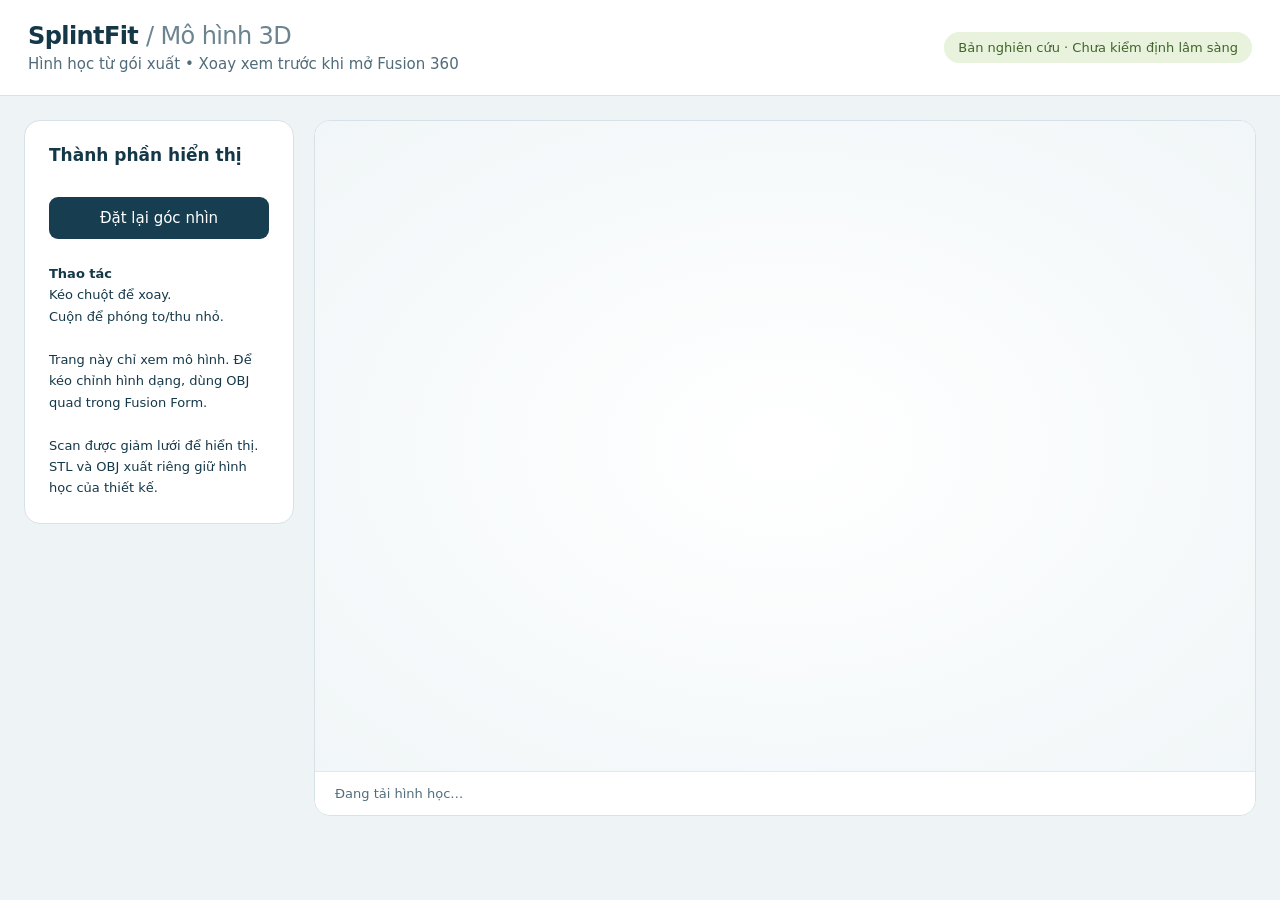
<file: viewer_template.html>
<!doctype html><html lang="vi"><meta charset="utf-8"><meta name="viewport" content="width=device-width,initial-scale=1">
<title>SplintFit — xem mô hình đã xuất</title>
<style>
*{box-sizing:border-box}body{margin:0;font:15px system-ui,sans-serif;background:#eef3f5;color:#153849}header{padding:22px 28px;background:#fff;border-bottom:1px solid #d6e2e7;display:flex;justify-content:space-between;gap:16px;align-items:center;flex-wrap:wrap}h1{font-size:24px;letter-spacing:-.6px;margin:0 0 5px}p{margin:0;color:#506b79}.badge{background:#e8f2dc;color:#40642b;border-radius:20px;padding:8px 14px;font-size:13px}main{max-width:1400px;margin:24px auto;padding:0 24px;display:grid;grid-template-columns:270px 1fr;gap:20px}aside,.scene{background:white;border:1px solid #d6e2e7;border-radius:16px;overflow:hidden}aside{padding:24px;height:fit-content}h2{font-size:17px;margin:0 0 18px}label{display:flex;gap:10px;padding:11px 0;align-items:center}input{accent-color:#477f2a;width:18px;height:18px}button{background:#173e50;color:white;border:0;border-radius:9px;padding:12px 16px;font:inherit;cursor:pointer;width:100%;margin-top:14px}button:hover{background:#285c70}.note{font-size:13px;line-height:1.65;margin-top:24px}canvas{display:block;width:100%;height:650px;touch-action:none;background:radial-gradient(ellipse at 50% 50%,#fff,#f1f6f8)}.foot{padding:14px 20px;background:#fff;border-top:1px solid #e0e9ee;font-size:13px;color:#526e7c}@media(max-width:800px){main{grid-template-columns:1fr}aside{display:flex;gap:15px;flex-wrap:wrap;padding:15px}aside h2{width:100%;margin-bottom:0}aside .note{margin:0}button{width:auto;margin:0}canvas{height:500px}}
</style>
<header><div><h1>SplintFit <span style="font-weight:400;color:#6b8490">/ Mô hình 3D</span></h1><p>Hình học từ gói xuất • Xoay xem trước khi mở Fusion 360</p></div><span class="badge">Bản nghiên cứu · Chưa kiểm định lâm sàng</span></header>
<main><aside><h2>Thành phần hiển thị</h2><div id="layers"></div><button id="reset">Đặt lại góc nhìn</button><div class="note"><b>Thao tác</b><br>Kéo chuột để xoay.<br>Cuộn để phóng to/thu nhỏ.<br><br>Trang này chỉ xem mô hình. Để kéo chỉnh hình dạng, dùng OBJ quad trong Fusion Form.<br><br>Scan được giảm lưới để hiển thị. STL và OBJ xuất riêng giữ hình học của thiết kế.</div></aside><section class="scene"><canvas id="view" aria-label="Mô hình nẹp hai mảnh có thể xoay"></canvas><div class="foot" id="summary">Đang tải hình học…</div></section></main>
<script>
'use strict';
const objects=__GEOMETRY_JSON__;
const canvas=document.getElementById('view'),ctx=canvas.getContext('2d');
const all=objects.flatMap(o=>o.vertices),bounds=[0,1,2].map(i=>[Math.min(...all.map(p=>p[i])),Math.max(...all.map(p=>p[i]))]);
const center=bounds.map(b=>(b[0]+b[1])/2),span=Math.max(...bounds.map(b=>b[1]-b[0]));
let yaw=-.65,tilt=.18,zoom=1,drag=null,pending=false;
for(const o of objects){o.visible=o.name!=='scan';o.centered=o.vertices.map(p=>p.map((v,i)=>v-center[i]));o.shades=o.faces.map(f=>{const a=o.vertices[f[0]],b=o.vertices[f[1]],c=o.vertices[f[2]],u=b.map((v,i)=>v-a[i]),v=c.map((x,i)=>x-a[i]),n=[u[1]*v[2]-u[2]*v[1],u[2]*v[0]-u[0]*v[2],u[0]*v[1]-u[1]*v[0]],l=Math.hypot(...n)||1,s=.40+.60*Math.abs((-.3*n[0]-.6*n[1]+.74*n[2])/l);return `rgb(${o.color.map(x=>Math.round(x*s)).join(',')})`;});const label=document.createElement('label'),check=document.createElement('input');check.type='checkbox';check.checked=o.visible;check.onchange=()=>{o.visible=check.checked;schedule();};label.append(check,document.createTextNode(o.label));document.getElementById('layers').append(label);}
function schedule(){if(!pending){pending=true;requestAnimationFrame(draw);}}
function draw(){pending=false;const rect=canvas.getBoundingClientRect(),dpr=Math.min(devicePixelRatio||1,2);if(canvas.width!==Math.round(rect.width*dpr)||canvas.height!==Math.round(rect.height*dpr)){canvas.width=Math.round(rect.width*dpr);canvas.height=Math.round(rect.height*dpr);}ctx.setTransform(dpr,0,0,dpr,0,0);ctx.clearRect(0,0,rect.width,rect.height);const scale=Math.min(rect.width*.75,rect.height*.86)/span*zoom,cy=Math.cos(yaw),sy=Math.sin(yaw),ct=Math.cos(tilt),st=Math.sin(tilt),tris=[];for(const o of objects){if(!o.visible)continue;const ps=o.centered.map(([x,y,z])=>{const a=x*cy-y*sy,b=x*sy+y*cy;return [rect.width/2+a*scale,rect.height/2-(z*ct-b*st)*scale,z*st+b*ct];});o.faces.forEach((f,i)=>tris.push({p:f.map(j=>ps[j]),depth:f.reduce((sum,j)=>sum+ps[j][2],0)/3,color:o.shades[i],scan:o.name==='scan'}));}tris.sort((a,b)=>a.depth-b.depth);for(const t of tris){ctx.globalAlpha=t.scan ? 0.60 : 1;ctx.fillStyle=t.color;ctx.beginPath();ctx.moveTo(t.p[0][0],t.p[0][1]);ctx.lineTo(t.p[1][0],t.p[1][1]);ctx.lineTo(t.p[2][0],t.p[2][1]);ctx.closePath();ctx.fill();}ctx.globalAlpha=1;document.getElementById('summary').textContent=`${objects.filter(o=>o.name!=='scan').length} mảnh nẹp · ${objects.filter(o=>o.name!=='scan').reduce((s,o)=>s+o.faces.length,0).toLocaleString('vi')} tam giác · Đơn vị mm · Mép cần hoàn thiện trong Fusion`;canvas.dataset.rendered='true';}
canvas.addEventListener('pointerdown',e=>{drag=[e.clientX,e.clientY];canvas.setPointerCapture(e.pointerId);});canvas.addEventListener('pointermove',e=>{if(!drag)return;yaw+=(e.clientX-drag[0])*.009;tilt=Math.max(-1.3,Math.min(1.3,tilt+(e.clientY-drag[1])*.006));drag=[e.clientX,e.clientY];schedule();});canvas.addEventListener('pointerup',()=>drag=null);canvas.addEventListener('pointercancel',()=>drag=null);canvas.addEventListener('wheel',e=>{e.preventDefault();zoom=Math.max(.3,Math.min(4,zoom*Math.exp(-e.deltaY*.001)));schedule();},{passive:false});document.getElementById('reset').onclick=()=>{yaw=-.65;tilt=.18;zoom=1;schedule();};new ResizeObserver(schedule).observe(canvas);schedule();
</script></html>
</file>
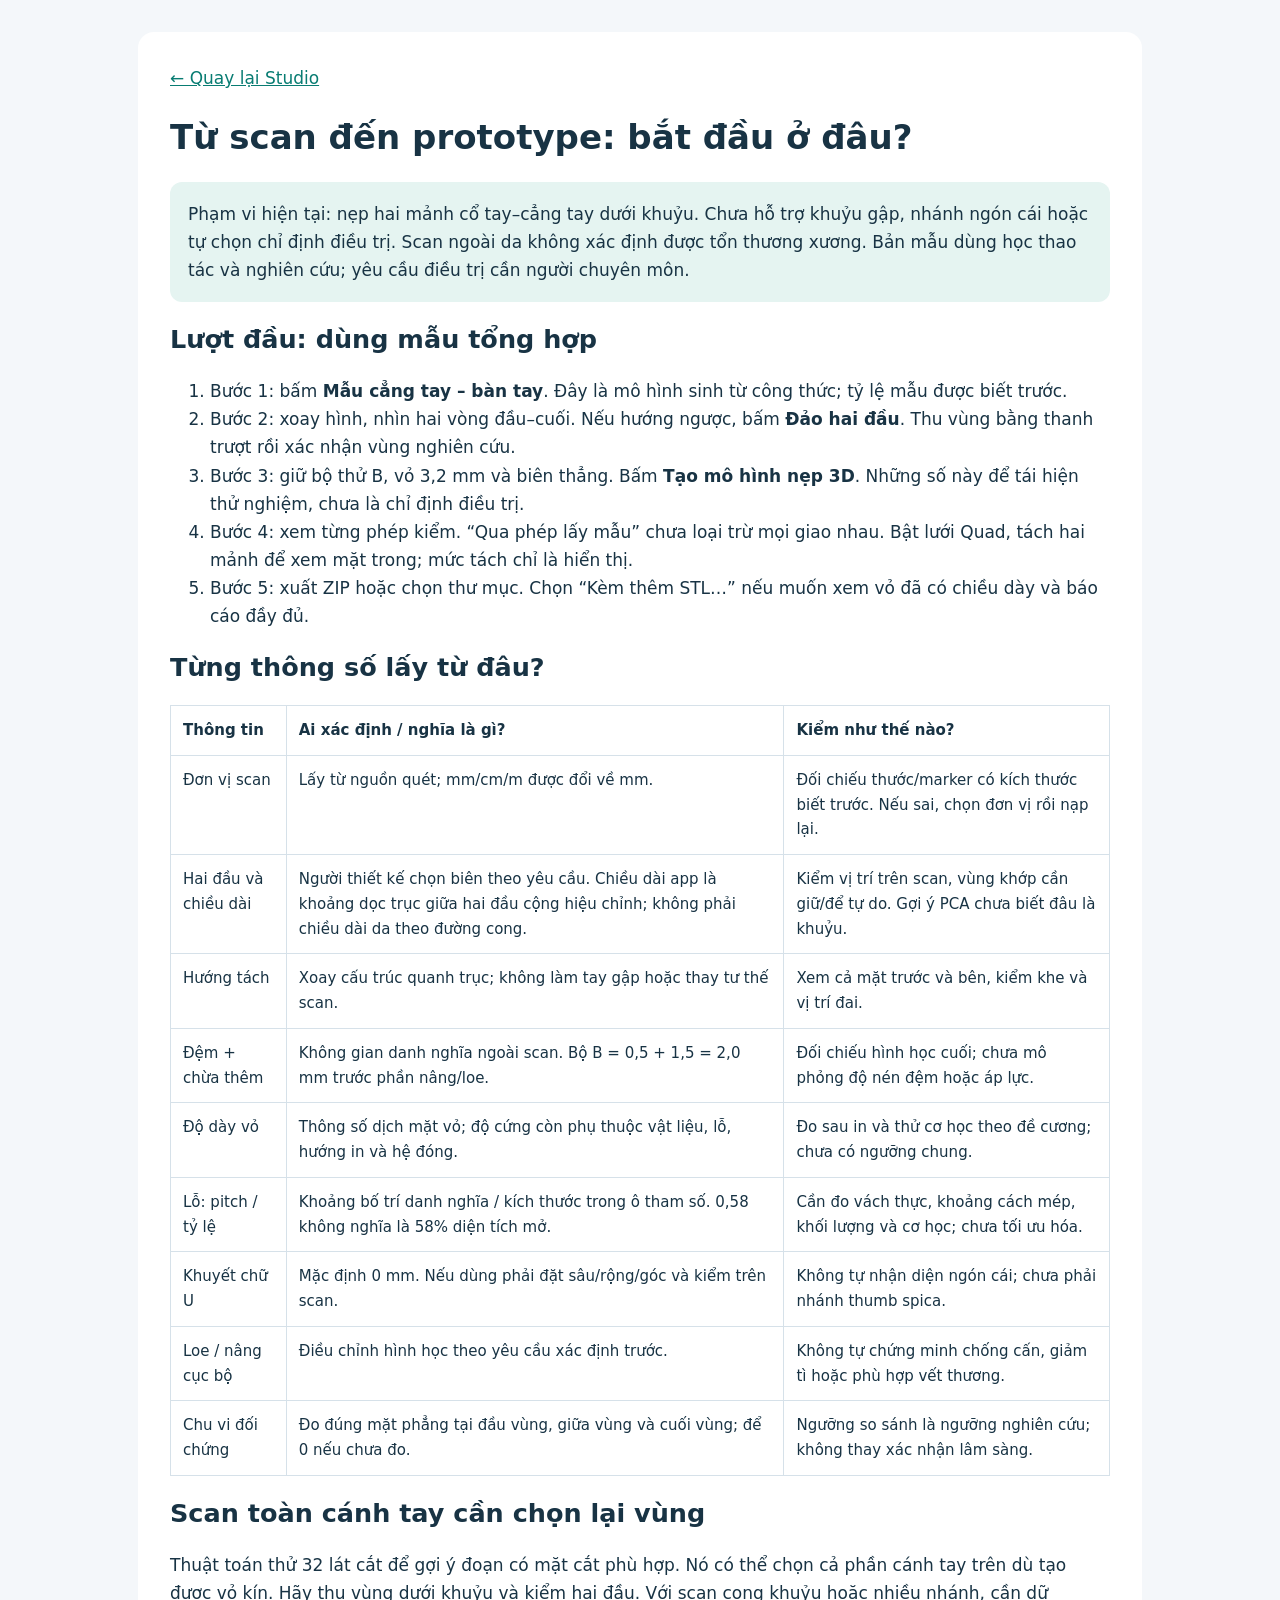
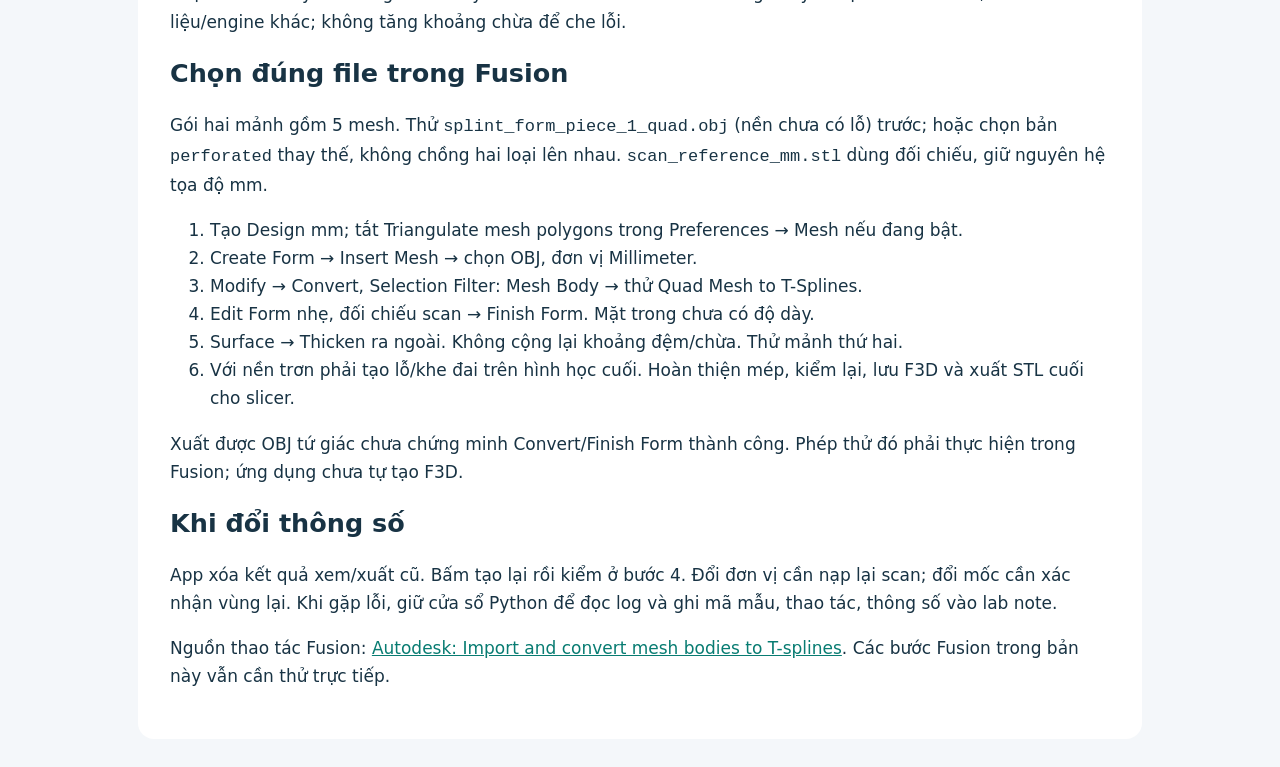
<file: frontend/guide.html>
<!doctype html>
<html lang="vi"><meta charset="utf-8"><meta name="viewport" content="width=device-width, initial-scale=1">
<title>SplintFit — Hướng dẫn cho người mới</title>
<style>body{font:17px/1.65 system-ui;color:#183344;background:#f4f7fa;margin:0}main{max-width:940px;margin:32px auto;background:white;padding:32px;border-radius:16px}h1,h2{line-height:1.3}table{border-collapse:collapse;width:100%;font-size:15px}td,th{padding:12px;border:1px solid #d6e1e9;text-align:left;vertical-align:top}aside{background:#e5f4f1;padding:18px;border-radius:12px}code{word-break:break-word}a{color:#087c72}@media(max-width:650px){main{padding:18px;margin:0}table{font-size:13px}td,th{padding:6px}}</style>
<main>
<a href="/">← Quay lại Studio</a>
<h1>Từ scan đến prototype: bắt đầu ở đâu?</h1>
<aside>Phạm vi hiện tại: nẹp hai mảnh cổ tay–cẳng tay dưới khuỷu. Chưa hỗ trợ khuỷu gập, nhánh ngón cái hoặc tự chọn chỉ định điều trị. Scan ngoài da không xác định được tổn thương xương. Bản mẫu dùng học thao tác và nghiên cứu; yêu cầu điều trị cần người chuyên môn.</aside>
<h2>Lượt đầu: dùng mẫu tổng hợp</h2>
<ol>
<li>Bước 1: bấm <b>Mẫu cẳng tay – bàn tay</b>. Đây là mô hình sinh từ công thức; tỷ lệ mẫu được biết trước.</li>
<li>Bước 2: xoay hình, nhìn hai vòng đầu–cuối. Nếu hướng ngược, bấm <b>Đảo hai đầu</b>. Thu vùng bằng thanh trượt rồi xác nhận vùng nghiên cứu.</li>
<li>Bước 3: giữ bộ thử B, vỏ 3,2 mm và biên thẳng. Bấm <b>Tạo mô hình nẹp 3D</b>. Những số này để tái hiện thử nghiệm, chưa là chỉ định điều trị.</li>
<li>Bước 4: xem từng phép kiểm. “Qua phép lấy mẫu” chưa loại trừ mọi giao nhau. Bật lưới Quad, tách hai mảnh để xem mặt trong; mức tách chỉ là hiển thị.</li>
<li>Bước 5: xuất ZIP hoặc chọn thư mục. Chọn “Kèm thêm STL…” nếu muốn xem vỏ đã có chiều dày và báo cáo đầy đủ.</li>
</ol>
<h2>Từng thông số lấy từ đâu?</h2>
<table><tr><th>Thông tin</th><th>Ai xác định / nghĩa là gì?</th><th>Kiểm như thế nào?</th></tr>
<tr><td>Đơn vị scan</td><td>Lấy từ nguồn quét; mm/cm/m được đổi về mm.</td><td>Đối chiếu thước/marker có kích thước biết trước. Nếu sai, chọn đơn vị rồi nạp lại.</td></tr>
<tr><td>Hai đầu và chiều dài</td><td>Người thiết kế chọn biên theo yêu cầu. Chiều dài app là khoảng dọc trục giữa hai đầu cộng hiệu chỉnh; không phải chiều dài da theo đường cong.</td><td>Kiểm vị trí trên scan, vùng khớp cần giữ/để tự do. Gợi ý PCA chưa biết đâu là khuỷu.</td></tr>
<tr><td>Hướng tách</td><td>Xoay cấu trúc quanh trục; không làm tay gập hoặc thay tư thế scan.</td><td>Xem cả mặt trước và bên, kiểm khe và vị trí đai.</td></tr>
<tr><td>Đệm + chừa thêm</td><td>Không gian danh nghĩa ngoài scan. Bộ B = 0,5 + 1,5 = 2,0 mm trước phần nâng/loe.</td><td>Đối chiếu hình học cuối; chưa mô phỏng độ nén đệm hoặc áp lực.</td></tr>
<tr><td>Độ dày vỏ</td><td>Thông số dịch mặt vỏ; độ cứng còn phụ thuộc vật liệu, lỗ, hướng in và hệ đóng.</td><td>Đo sau in và thử cơ học theo đề cương; chưa có ngưỡng chung.</td></tr>
<tr><td>Lỗ: pitch / tỷ lệ</td><td>Khoảng bố trí danh nghĩa / kích thước trong ô tham số. 0,58 không nghĩa là 58% diện tích mở.</td><td>Cần đo vách thực, khoảng cách mép, khối lượng và cơ học; chưa tối ưu hóa.</td></tr>
<tr><td>Khuyết chữ U</td><td>Mặc định 0 mm. Nếu dùng phải đặt sâu/rộng/góc và kiểm trên scan.</td><td>Không tự nhận diện ngón cái; chưa phải nhánh thumb spica.</td></tr>
<tr><td>Loe / nâng cục bộ</td><td>Điều chỉnh hình học theo yêu cầu xác định trước.</td><td>Không tự chứng minh chống cấn, giảm tì hoặc phù hợp vết thương.</td></tr>
<tr><td>Chu vi đối chứng</td><td>Đo đúng mặt phẳng tại đầu vùng, giữa vùng và cuối vùng; để 0 nếu chưa đo.</td><td>Ngưỡng so sánh là ngưỡng nghiên cứu; không thay xác nhận lâm sàng.</td></tr></table>
<h2>Scan toàn cánh tay cần chọn lại vùng</h2>
<p>Thuật toán thử 32 lát cắt để gợi ý đoạn có mặt cắt phù hợp. Nó có thể chọn cả phần cánh tay trên dù tạo được vỏ kín. Hãy thu vùng dưới khuỷu và kiểm hai đầu. Với scan cong khuỷu hoặc nhiều nhánh, cần dữ liệu/engine khác; không tăng khoảng chừa để che lỗi.</p>
<h2>Chọn đúng file trong Fusion</h2>
<p>Gói hai mảnh gồm 5 mesh. Thử <code>splint_form_piece_1_quad.obj</code> (nền chưa có lỗ) trước; hoặc chọn bản <code>perforated</code> thay thế, không chồng hai loại lên nhau. <code>scan_reference_mm.stl</code> dùng đối chiếu, giữ nguyên hệ tọa độ mm.</p>
<ol><li>Tạo Design mm; tắt Triangulate mesh polygons trong Preferences → Mesh nếu đang bật.</li><li>Create Form → Insert Mesh → chọn OBJ, đơn vị Millimeter.</li><li>Modify → Convert, Selection Filter: Mesh Body → thử Quad Mesh to T-Splines.</li><li>Edit Form nhẹ, đối chiếu scan → Finish Form. Mặt trong chưa có độ dày.</li><li>Surface → Thicken ra ngoài. Không cộng lại khoảng đệm/chừa. Thử mảnh thứ hai.</li><li>Với nền trơn phải tạo lỗ/khe đai trên hình học cuối. Hoàn thiện mép, kiểm lại, lưu F3D và xuất STL cuối cho slicer.</li></ol>
<p>Xuất được OBJ tứ giác chưa chứng minh Convert/Finish Form thành công. Phép thử đó phải thực hiện trong Fusion; ứng dụng chưa tự tạo F3D.</p>
<h2>Khi đổi thông số</h2>
<p>App xóa kết quả xem/xuất cũ. Bấm tạo lại rồi kiểm ở bước 4. Đổi đơn vị cần nạp lại scan; đổi mốc cần xác nhận vùng lại. Khi gặp lỗi, giữ cửa sổ Python để đọc log và ghi mã mẫu, thao tác, thông số vào lab note.</p>
<p>Nguồn thao tác Fusion: <a href="https://help.autodesk.com/view/fusion360/ENU/?contextId=FRM-IMPORT-TSM">Autodesk: Import and convert mesh bodies to T-splines</a>. Các bước Fusion trong bản này vẫn cần thử trực tiếp.</p>
</main></html>
</file>
